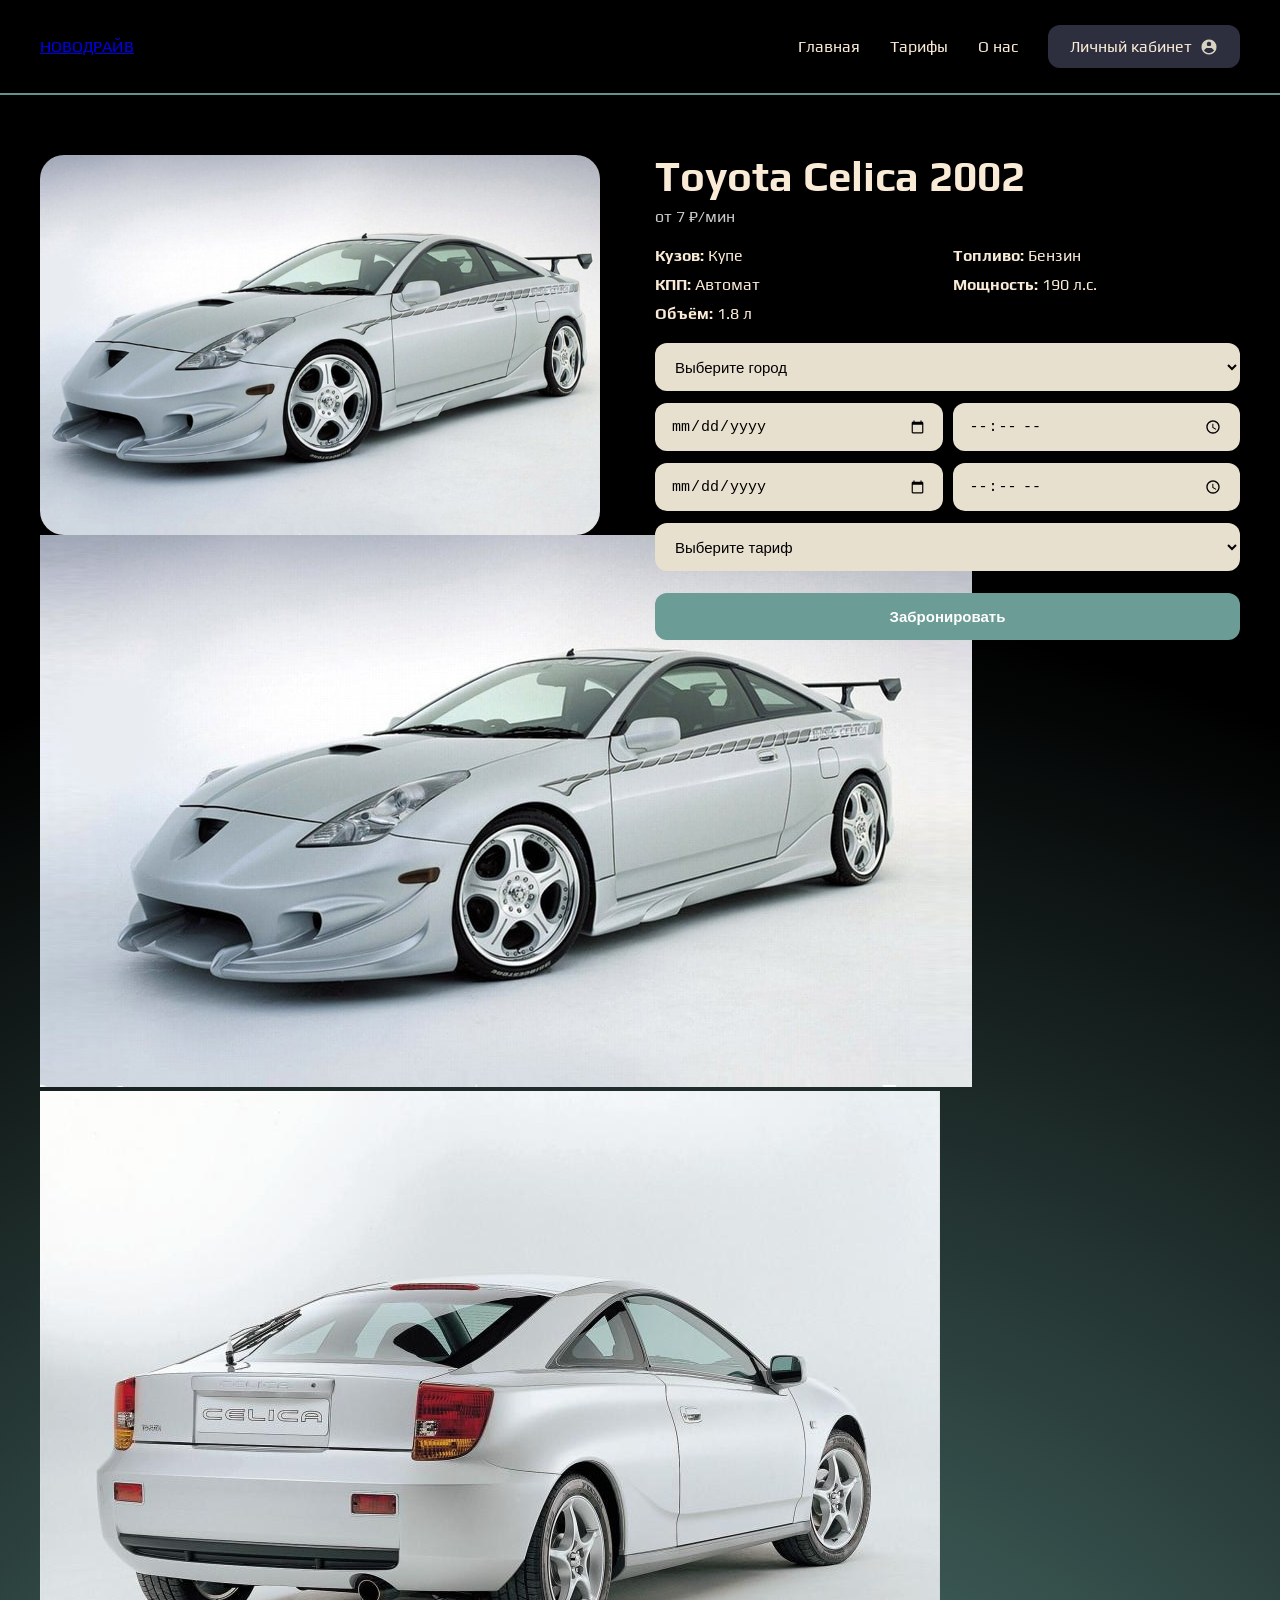
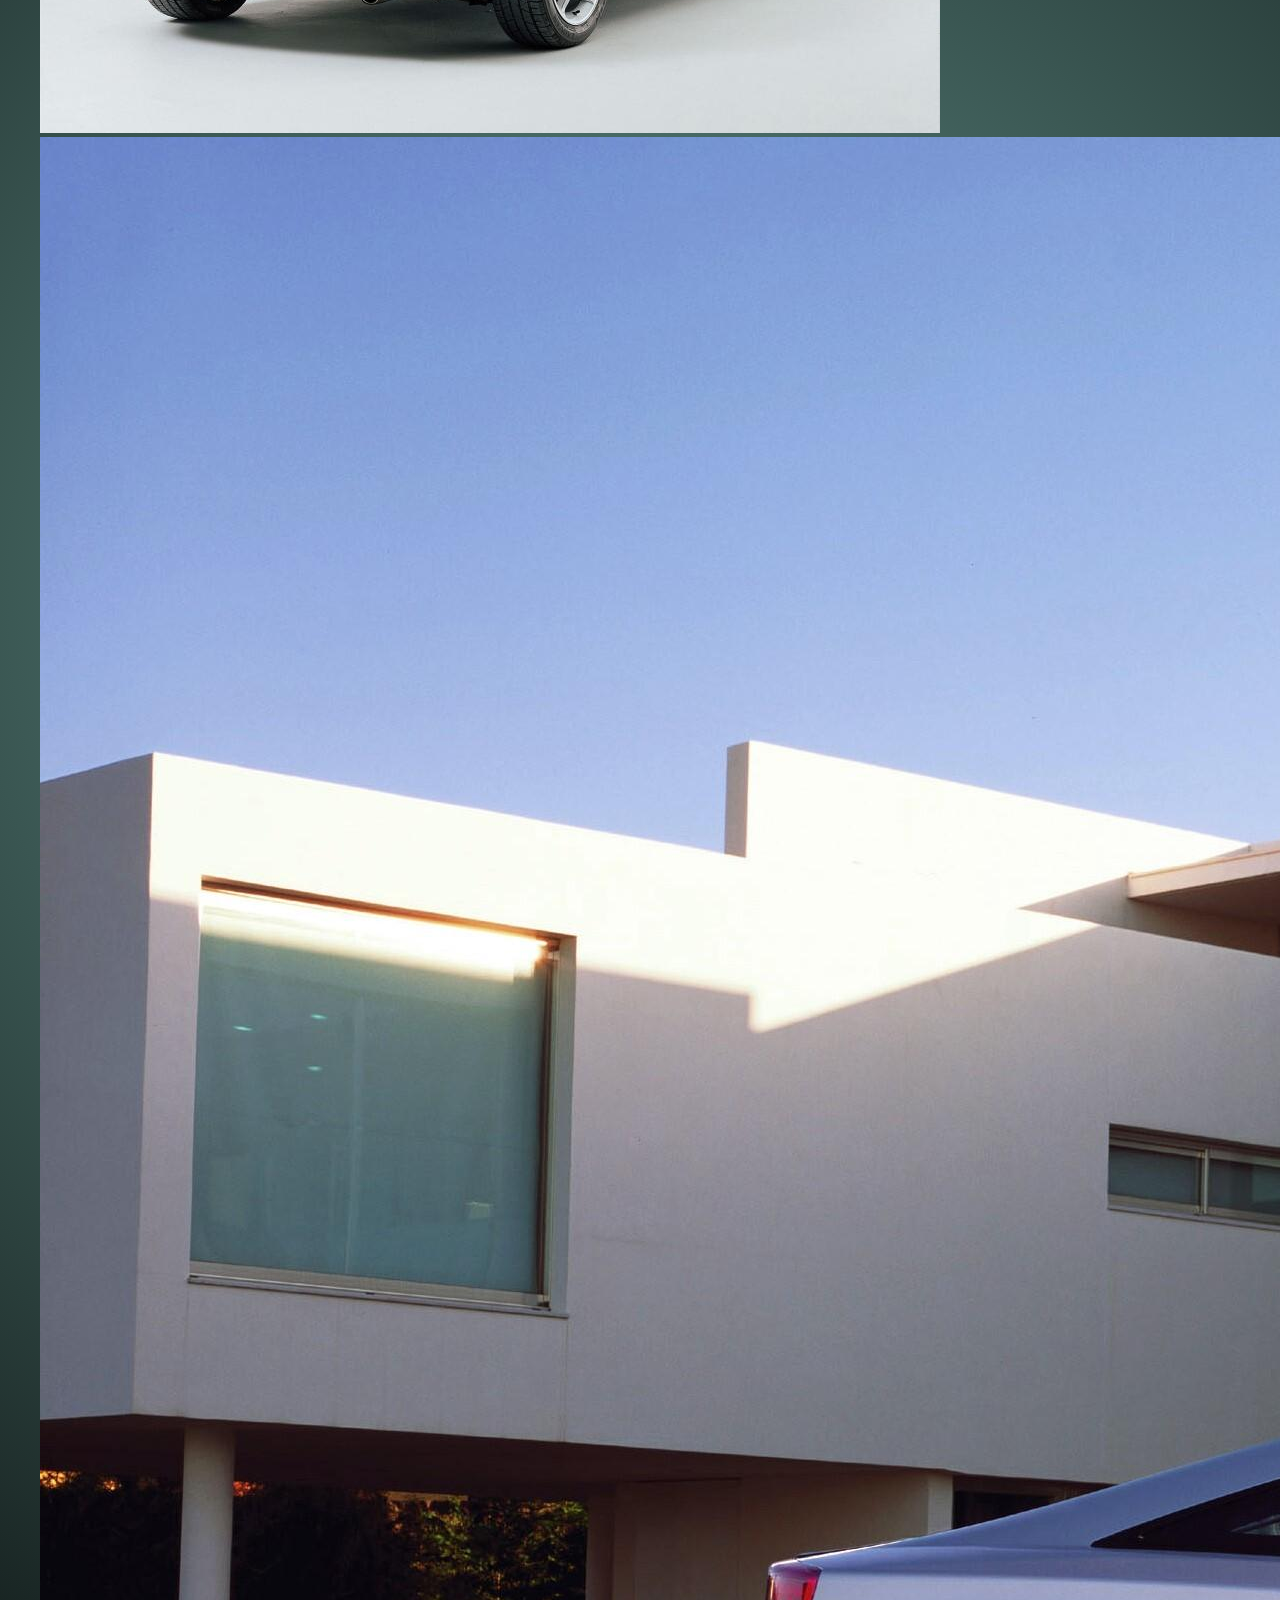
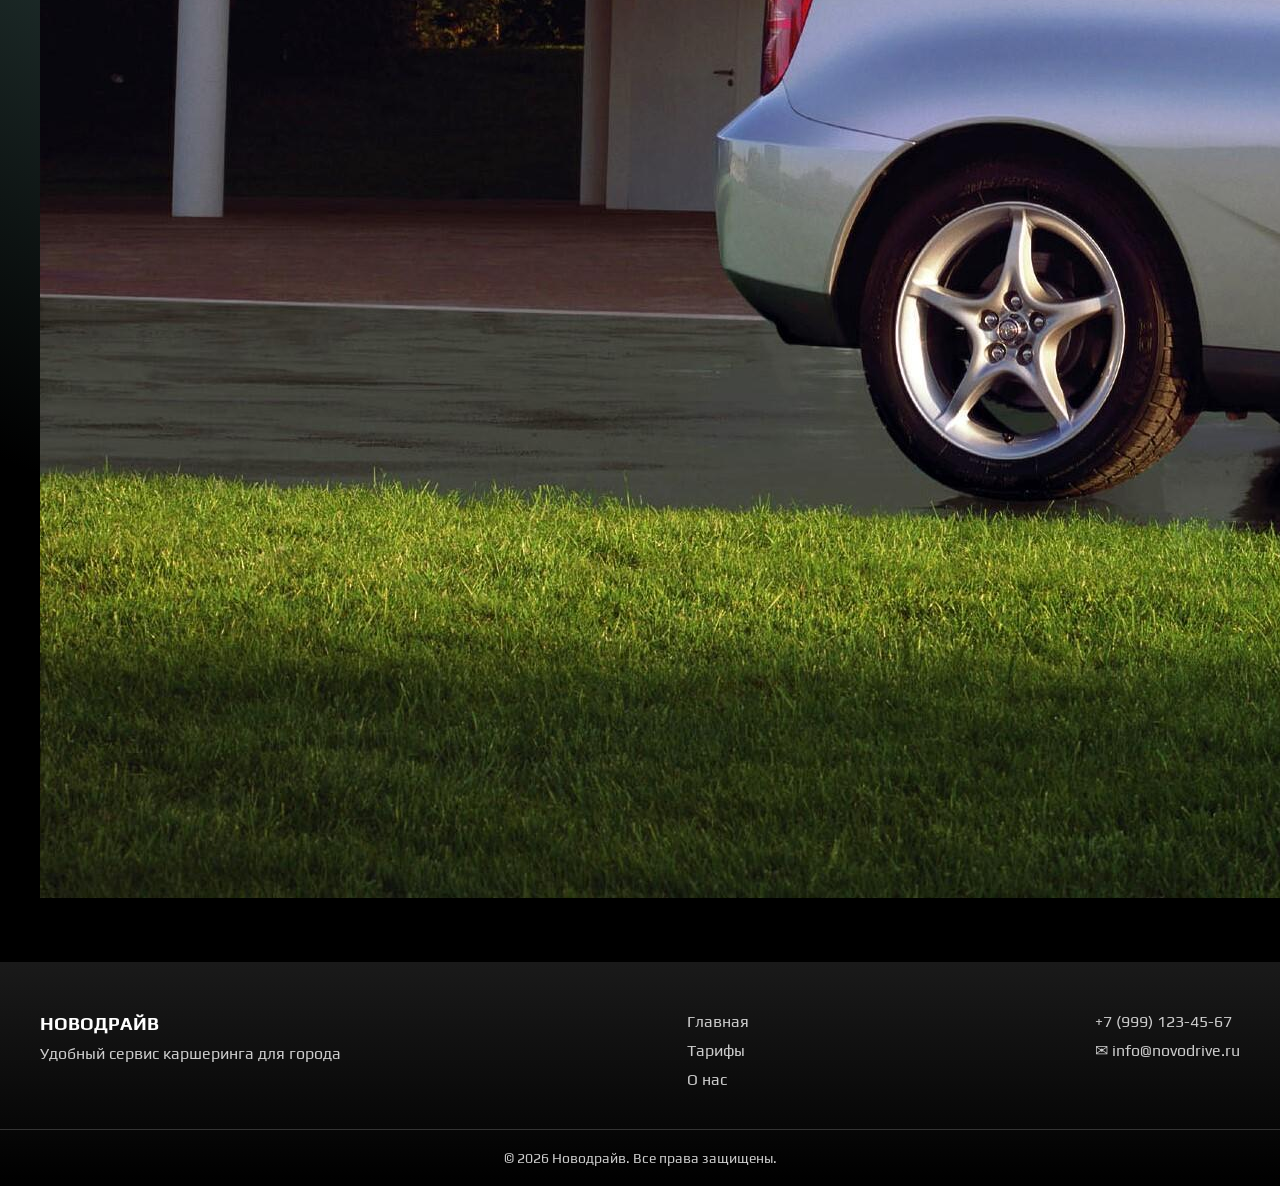
<file: booking.html>
<!DOCTYPE html>
<html lang="ru">
<head>
    <meta charset="UTF-8">
    <meta name="viewport" content="width=device-width, initial-scale=1.0">
    <title>Novodrive</title>
    <link rel="stylesheet" href="css/style.css">
</head>
<body>

<div class="wrapper">

    <header class="site-header">
        <div class="container">
            <div class="logo"><a href="index.html">НОВОДРАЙВ</a></div>
            <nav class="menu">
                <ul>
                    <li><a href="index.html">Главная</a></li>
                    <li><a href="tariffs.html">Тарифы</a></li>
                    <li class="active"><a href="info.html">О нас</a></li>
                    <li class="profile">
                        <a href="login.html">Личный кабинет
                            <img src="img/ix_user-profile-filled.png" alt="person">
                        </a>
                    </li>
                </ul>
            </nav>
        </div>
    </header>
    <div class="booking-page">

    <div class="booking-container">

        <div class="booking-gallery">
            <img src="img/celica.jpg" class="main-img" id="mainImage">

            <div class="thumbs">
                <img src="img/celica.jpg" onclick="changeImg(this)">
                <img src="img/2000 Toyota Celica 027.jpg" onclick="changeImg(this)">
                <img src="img/original.jpg" onclick="changeImg(this)">
            </div>
        </div>

        <div class="booking-info">

            <h2>Toyota Celica 2002</h2>
            <p class="price">от 7 ₽/мин</p>

            <div class="specs">
                <div><b>Кузов:</b> Купе</div>
                <div><b>Топливо:</b> Бензин</div>
                <div><b>КПП:</b> Автомат</div>
                <div><b>Мощность:</b> 190 л.с.</div>
                <div><b>Объём:</b> 1.8 л</div>
            </div>

            <div class="booking-form">

                <select>
                    <option>Выберите город</option>
                    <option>Новосибирск</option>
                    <option>Чулым</option>
                </select>

                <div class="date-time">
                    <input type="date">
                    <input type="time">
                </div>

                <div class="date-time">
                    <input type="date">
                    <input type="time">
                </div>

                <select>
                    <option>Выберите тариф</option>
                    <option>Фикс</option>
                    <option>Поминутный</option>
                    <option>Свой тариф</option>
                    <option>Подписка</option>
                </select>

                <button class="book-btn">Забронировать</button>

            </div>
        </div>
    </div>
</div>
     <footer class="footer">
        <div class="footer-container">

            <div class="footer-left">
                <h3>НОВОДРАЙВ</h3>
                <p>Удобный сервис каршеринга для города</p>
            </div>

            <div class="footer-center">
                <ul>
                    <li><a href="#">Главная</a></li>
                    <li><a href="#">Тарифы</a></li>
                    <li><a href="#">О нас</a></li>
                </ul>
            </div>

            <div class="footer-right">
                <p>+7 (999) 123-45-67</p>
                <p>✉ info@novodrive.ru</p>
            </div>

        </div>
        <div class="footer-bottom">
            <p>© 2026 Новодрайв. Все права защищены.</p>
        </div>
    </footer>
</div> 
<script>
function changeImg(el) {
    document.getElementById('mainImage').src = el.src;
}
</script>
</body>
</html>
</file>
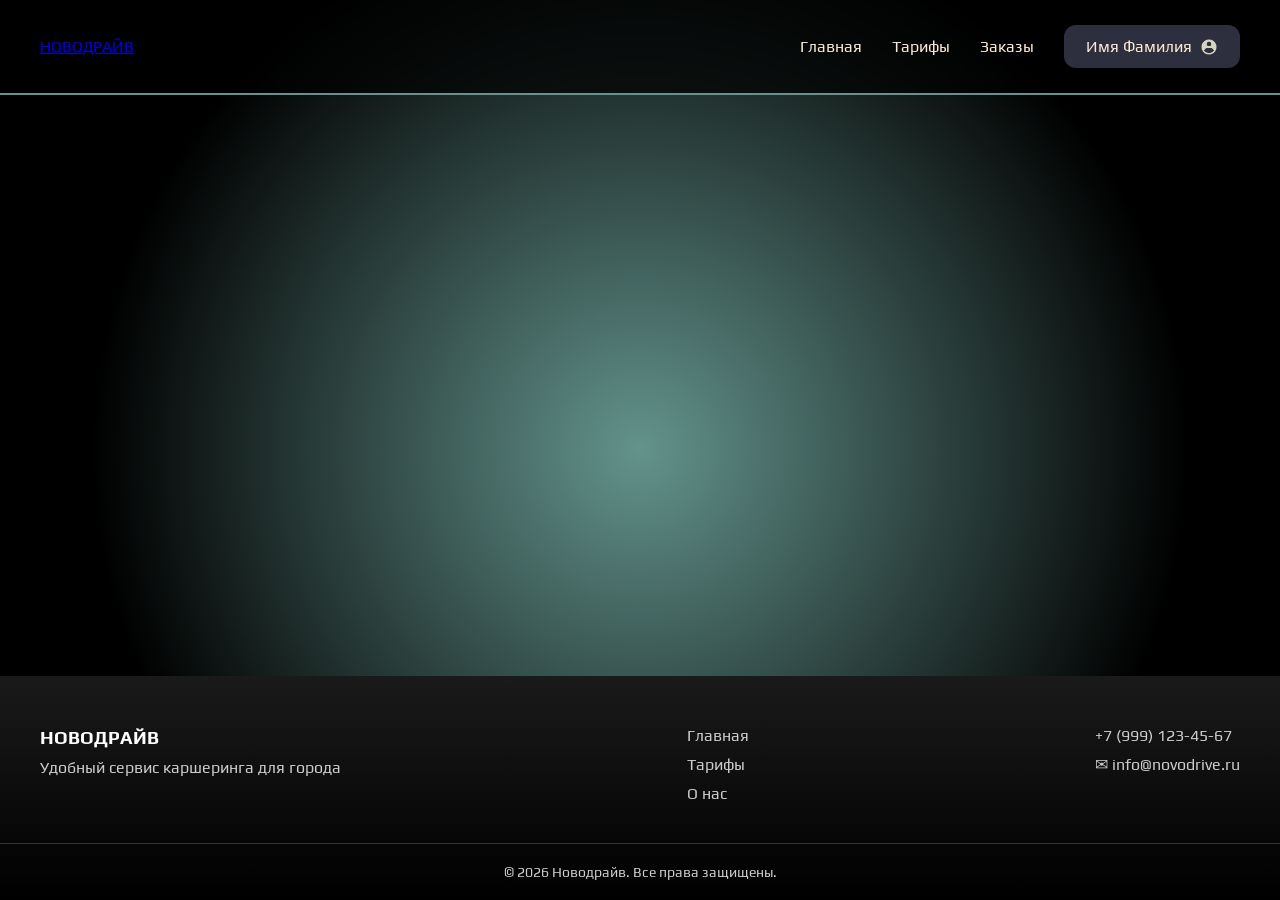
<file: cabinet.html>
<!DOCTYPE html>
<html lang="ru">
<head>
    <meta charset="UTF-8">
    <meta name="viewport" content="width=device-width, initial-scale=1.0">
    <title>Novodrive</title>
    <link rel="stylesheet" href="css/style.css">
</head>
<body>

<div class="wrapper">

    <header class="site-header">
        <div class="container">
            <div class="logo"><a href="index.html">НОВОДРАЙВ</a></div>
            <nav class="menu">
                <ul>
                    <li><a href="index.html">Главная</a></li>
                    <li><a href="tariffs.html">Тарифы</a></li>
                     <li><a href="#">Заказы</a></li>
                    <li class="profile">
                        <a href="profile.html">Имя Фамилия
                            <img src="img/ix_user-profile-filled.png" alt="person">
                        </a>
                    </li>
                </ul>
            </nav>
        </div>
    </header>
     <footer class="footer">
        <div class="footer-container">

            <div class="footer-left">
                <h3>НОВОДРАЙВ</h3>
                <p>Удобный сервис каршеринга для города</p>
            </div>

            <div class="footer-center">
                <ul>
                    <li><a href="#">Главная</a></li>
                    <li><a href="#">Тарифы</a></li>
                    <li><a href="#">О нас</a></li>
                </ul>
            </div>

            <div class="footer-right">
                <p>+7 (999) 123-45-67</p>
                <p>✉ info@novodrive.ru</p>
            </div>

        </div>

        <div class="footer-bottom">
            <p>© 2026 Новодрайв. Все права защищены.</p>
        </div>
    </footer>
</div> 
</body>
</html>
</file>
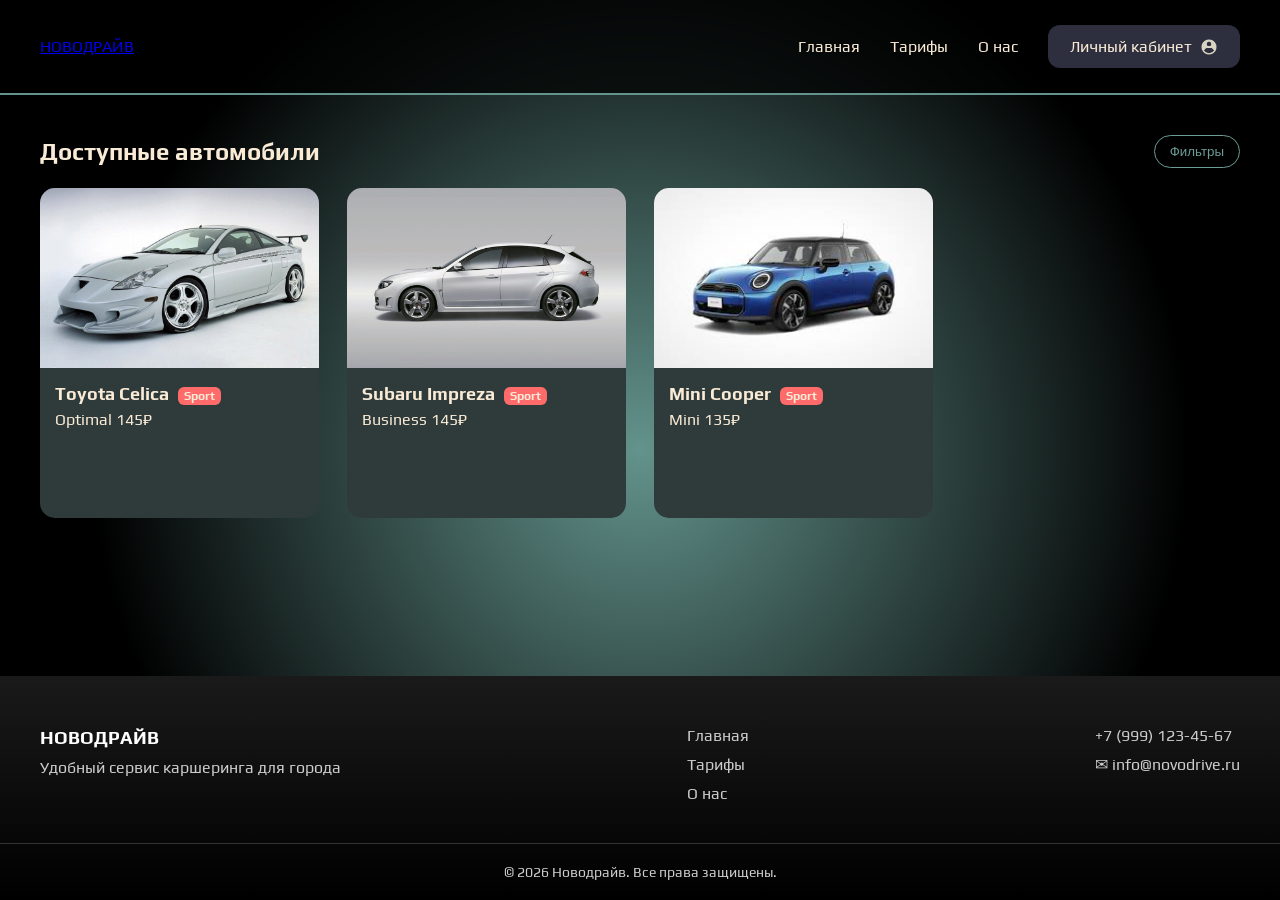
<file: cars.html>
<!DOCTYPE html>
<html lang="ru">
<head>
    <meta charset="UTF-8">
    <meta name="viewport" content="width=device-width, initial-scale=1.0">
    <title>Novodrive</title>
    <link rel="stylesheet" href="css/style.css">
</head>
<body>

<div class="wrapper">

    <header class="site-header">
        <div class="container">
            <div class="logo"><a href="index.html">НОВОДРАЙВ</a></div>
            <nav class="menu">
                <ul>
                    <li><a href="index.html">Главная</a></li>
                    <li><a href="tariffs.html">Тарифы</a></li>
                    <li class="active"><a href="info.html">О нас</a></li>
                    <li class="profile">
                        <a href="login.html">Личный кабинет
                            <img src="img/ix_user-profile-filled.png" alt="person">
                        </a>
                    </li>
                </ul>
            </nav>
        </div>
    </header>
    <div class="cars-page">

    <div class="cars-header">
        <h2>Доступные автомобили</h2>
        <button class="filter-btn">Фильтры</button>
    </div>

    <div class="cars-grid">

        <div class="car-card">
            <img src="img/celica.jpg">

            <div class="car-info">
                <h3>Toyota Celica <span class="tag">Sport</span></h3>
                <p>Optimal 145₽</p>
            </div>

            <div class="car-hover">
                <p>Мощность: 190 л.с.</p>
                <p>Объем: 1.8 л</p>
                <p>Размер: 4335×1735 мм</p>
                <p>Кузов: Купе</p>

                <a href="booking.html" class="book-btn">Забронировать</a>
            </div>
        </div>

        <div class="car-card">
            <img src="img/subaru-impreza-wrx-sti-a-line_1.jpg">

            <div class="car-info">
                <h3>Subaru Impreza <span class="tag">Sport</span></h3>
                <p>Business 145₽</p>
            </div>

            <div class="car-hover">
                <p>Мощность: 180 л.с.</p>
                <p>Объем: 2.0 л</p>
                <p>Размер: 4460×1775 мм</p>
                <p>Кузов: Седан</p>

                <a href="booking.html" class="book-btn">Забронировать</a>
            </div>
        </div>

        <div class="car-card">
            <img src="img/minicup.jpg">

            <div class="car-info">
                <h3>Mini Cooper <span class="tag">Sport</span></h3>
                <p>Mini 135₽</p>
            </div>

            <div class="car-hover">
                <p>Мощность: 136 л.с.</p>
                <p>Объем: 1.5 л</p>
                <p>Размер: 3821×1727 мм</p>
                <p>Кузов: Хэтчбек</p>

                <a href="booking.html" class="book-btn">Забронировать</a>
            </div>
        </div>

    </div>
</div>
     <footer class="footer">
        <div class="footer-container">

            <div class="footer-left">
                <h3>НОВОДРАЙВ</h3>
                <p>Удобный сервис каршеринга для города</p>
            </div>

            <div class="footer-center">
                <ul>
                    <li><a href="#">Главная</a></li>
                    <li><a href="#">Тарифы</a></li>
                    <li><a href="#">О нас</a></li>
                </ul>
            </div>

            <div class="footer-right">
                <p>+7 (999) 123-45-67</p>
                <p>✉ info@novodrive.ru</p>
            </div>

        </div>

        <div class="footer-bottom">
            <p>© 2026 Новодрайв. Все права защищены.</p>
        </div>
    </footer>
</div> 
</body>
</html>
</file>
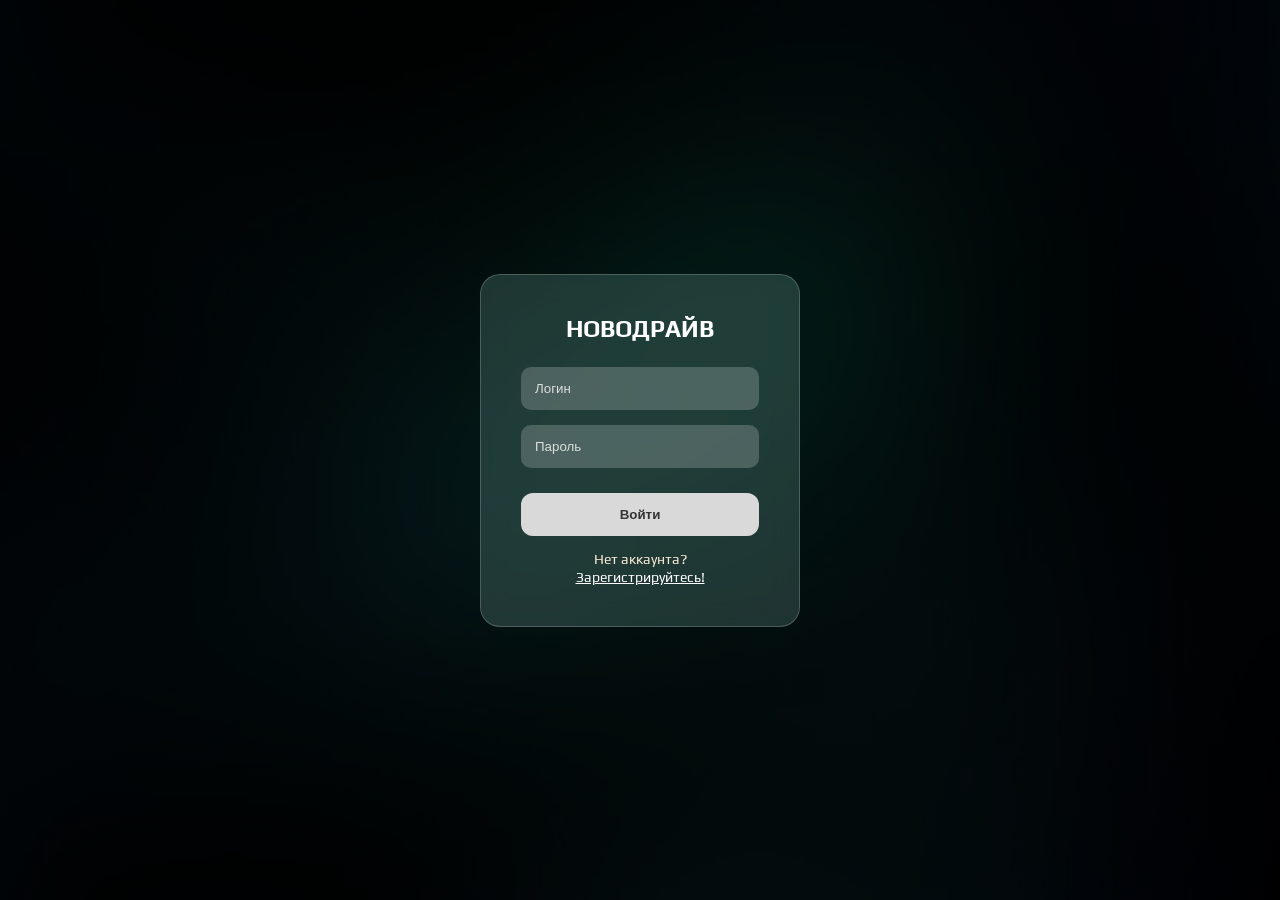
<file: login.html>
<!DOCTYPE html>
<html lang="en">

<head>
    <meta charset="UTF-8">
    <meta name="viewport" content="width=device-width, initial-scale=1.0">
    <title>Вход</title>
    <link rel="stylesheet" href="css/style.css">
</head>

<body>
    <div class="login-page">
        <video autoplay muted loop class="bg-video">
            <source src="img/video_2026-04-16_23-08-03.mp4" type="video/mp4">
        </video>
        <div class="login-card">
            <h2>НОВОДРАЙВ</h2>
            <form action="php/login.php" method="POST">
                <input type="text" name="login" placeholder="Логин" required>
                <input type="password" name="password" placeholder="Пароль" required>
                <button type="submit">Войти</button>
            </form>
            <p>Нет аккаунта?</p>
            <a href="registration.html">Зарегистрируйтесь!</a>
        </div>

    </div>

</body>

</html>
</file>
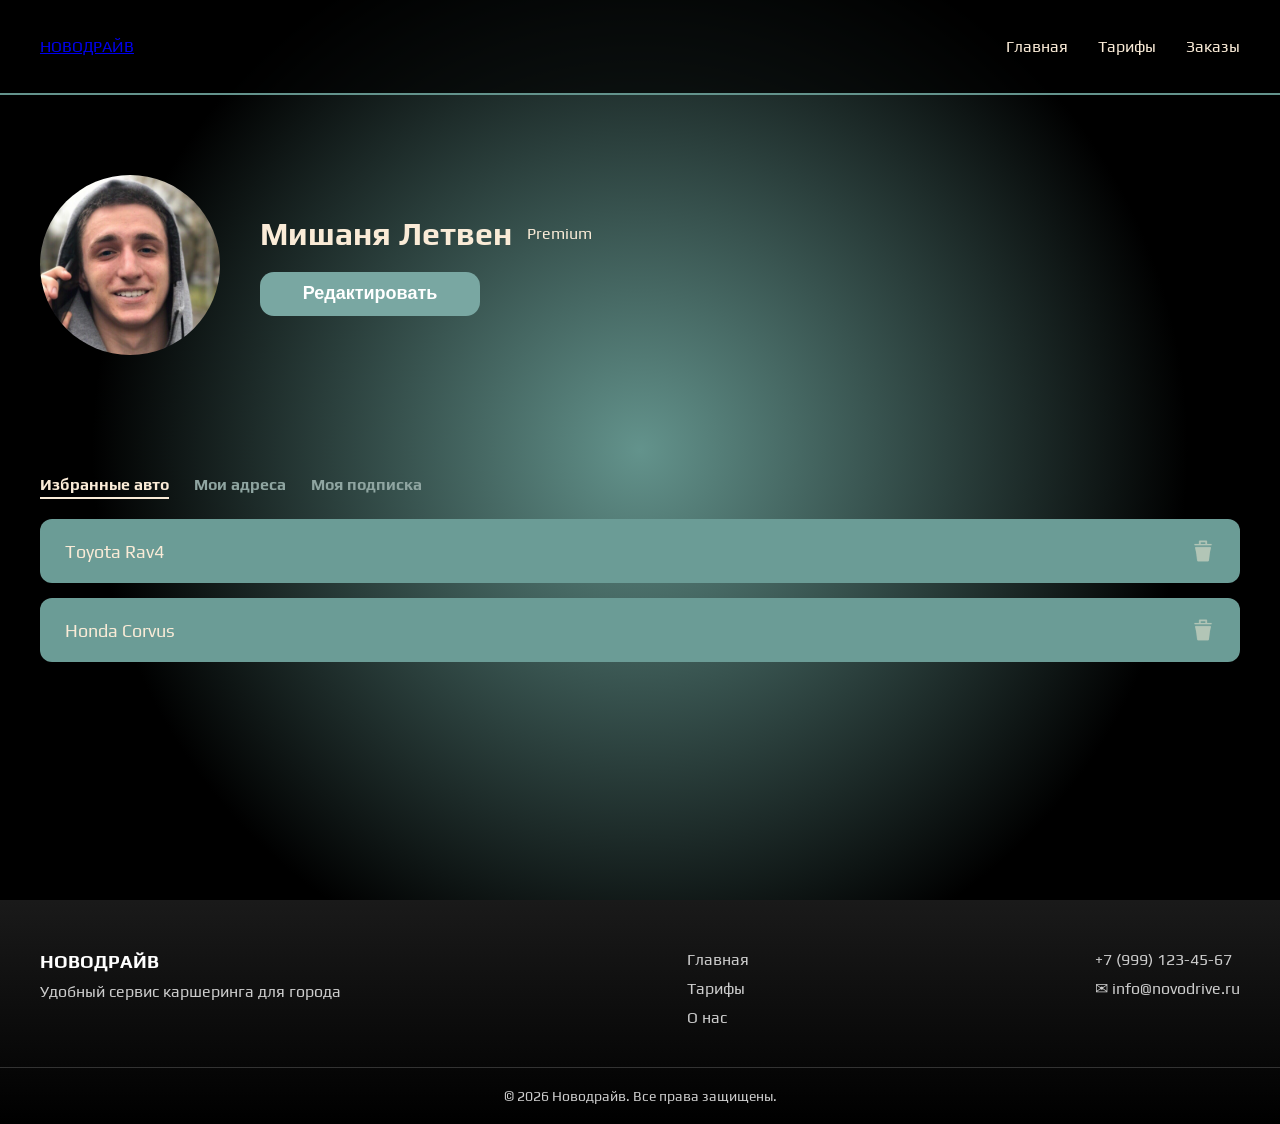
<file: profile.html>
<!DOCTYPE html>
<html lang="ru">
<head>
    <meta charset="UTF-8">
    <meta name="viewport" content="width=device-width, initial-scale=1.0">
    <title>Novodrive</title>
    <link rel="stylesheet" href="css/style.css">
</head>
<body>

<div class="wrapper">

    <header class="site-header">
        <div class="container">
            <div class="logo"><a href="index.html">НОВОДРАЙВ</a></div>
            <nav class="menu">
                <ul>
                    <li><a href="index.html">Главная</a></li>
                    <li><a href="tariffs.html">Тарифы</a></li>
                    <li><a href="#">Заказы</a></li>
                </ul>
            </nav>
        </div>
    </header>
    <div class="profile-page">
    <div class="profile-container">

        <img src="img/mishanya.jpg" alt="avatar" class="profile-avatar">

        <div class="profile-info">
            <div class="profile-top">
                <h2>Мишаня Летвен</h2>
                <span class="premium">Premium</span>
            </div>
            <button class="edit-btn">Редактировать</button>
        </div>
    </div>
</div>

<div class="favorites">

    <div class="fav-tabs">
        <span class="fav-tab active" data-tab="cars">Избранные авто</span>
        <span class="fav-tab" data-tab="addresses">Мои адреса</span>
        <span class="fav-tab" data-tab="subscriptions">Моя подписка</span>
    </div>


    <div class="fav-list" id="cars">
        <div class="fav-item">
            <span>Toyota Rav4</span>
            <img src="img/maki_waste-basket.png" class="trash">
        </div>
        <div class="fav-item">
            <span>Honda Corvus</span>
            <img src="img/maki_waste-basket.png" class="trash">
        </div>
    </div>


    <div class="fav-list" id="addresses" style="display:none;">
        <div class="fav-item">
            <span>Чулым, ул.Кооперативная, 9</span>
            <img src="img/maki_waste-basket.png" class="trash">
        </div>
    </div>


    <div class="fav-list" id="subscriptions" style="display:none;">
        <div class="fav-item">
            <span>Премиум тариф — активен</span>
        </div>
    </div>
</div>
</div>
     <footer class="footer">
        <div class="footer-container">
            <div class="footer-left">
                <h3>НОВОДРАЙВ</h3>
                <p>Удобный сервис каршеринга для города</p>
            </div>
            <div class="footer-center">
                <ul>
                    <li><a href="#">Главная</a></li>
                    <li><a href="#">Тарифы</a></li>
                    <li><a href="#">О нас</a></li>
                </ul>
            </div>

            <div class="footer-right">
                <p>+7 (999) 123-45-67</p>
                <p>✉ info@novodrive.ru</p>
            </div>
        </div>
        <div class="footer-bottom">
            <p>© 2026 Новодрайв. Все права защищены.</p>
        </div>
    </footer>
</div> 
<script>
const tabs = document.querySelectorAll('.fav-tab');
const lists = document.querySelectorAll('.fav-list');

tabs.forEach(tab => {
    tab.onclick = () => {
        tabs.forEach(t => t.classList.remove('active'));
        lists.forEach(l => l.style.display = 'none');

        tab.classList.add('active');

        const activeList = document.getElementById(tab.dataset.tab);
        activeList.style.display = 'flex'; // 👈 ВАЖНО
    }
});
</script>
</body>
</html>
</file>
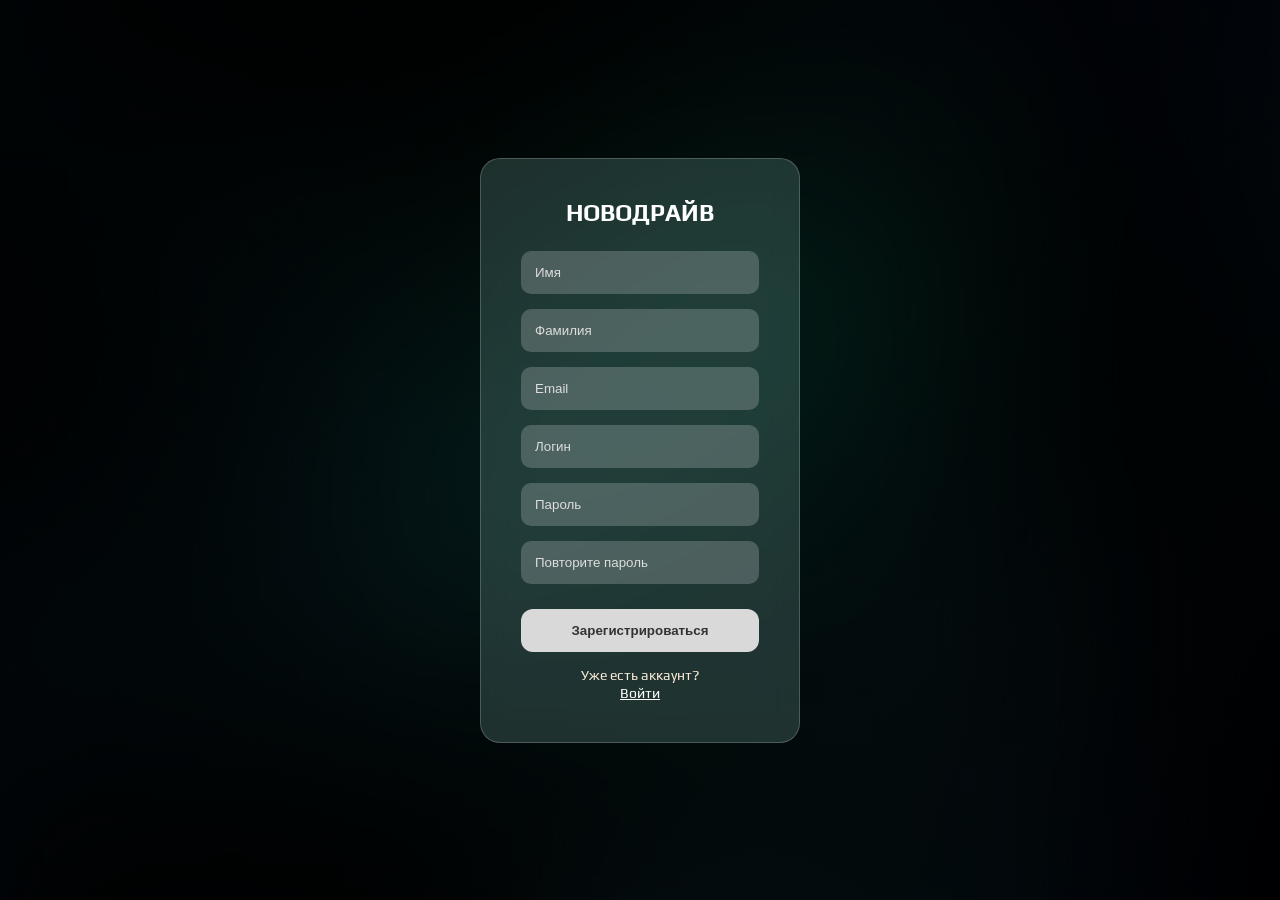
<file: registration.html>
<!DOCTYPE html>
<html lang="ru">
<head>
    <meta charset="UTF-8">
    <meta name="viewport" content="width=device-width, initial-scale=1.0">
    <title>Регистрация</title>
    <link rel="stylesheet" href="css/style.css">
</head>
<body>

<div class="login-page">
    <video autoplay muted loop class="bg-video">
        <source src="img/video_2026-04-16_23-08-03.mp4" type="video/mp4">
    </video>

    <div class="login-card">
        <h2>НОВОДРАЙВ</h2>

      <form action="php/register.php" method="POST">

    <input type="text" name="first_name" placeholder="Имя" required>
    <input type="text" name="last_name" placeholder="Фамилия" required>
    <input type="email" name="email" placeholder="Email" required>
    <input type="text" name="login" placeholder="Логин" required>
    <input type="password" name="password" placeholder="Пароль" required>
    <input type="password" name="password_repeat" placeholder="Повторите пароль" required>

    <button type="submit">Зарегистрироваться</button>

    </form>

        <p>Уже есть аккаунт?</p>
        <a href="login.html">Войти</a>
    </div>

</div>
</body>
</html>
</file>
<file: css/style.css>
@import url("https://fonts.googleapis.com/css2?family=Play:wght@400;700&display=swap");

* {
    margin: 0;
    padding: 0;
    box-sizing: border-box;
}

body {
    font-family: "Play", sans-serif;
    color: antiquewhite;
    overflow-x: hidden;
}

.wrapper {
    min-height: 100vh;
    background: radial-gradient(circle, rgba(99, 147, 140, 1) 0%, rgba(0, 0, 0, 1) 70%);
    display: flex;
    flex-direction: column;
}

.container {
    width: 1200px;
    margin: 0 auto;
}

.site-header {
    background: rgba(0, 0, 0, 0.7);
    padding: 20px 0;
    border-bottom: 2px solid rgba(99, 147, 140, 1);
    height: 95px;
    display: flex;
    align-items: center;
}

.site-header .container {
    display: flex;
    justify-content: space-between;
    align-items: center;
}

.logo {
    display: flex;
    align-items: center;
}

.logo img {
    width: 170px;
    height: auto;
    object-fit: contain;
    display: block;
    transform: translateY(-16px);
    transition: 0.3s;
}

.logo img:hover {
    transform: scale(1.03);
    opacity: 0.9;
}

.menu ul {
    display: flex;
    align-items: center;
    list-style: none;
    gap: 30px;
}

.menu a {
    color: antiquewhite;
    transition: 0.3s;
    text-decoration: none;
}

header nav ul li:not(.active) a:hover {
    border-bottom: 5px solid rgba(99, 147, 140, 1);
    transition: all 500ms ease;
}

.hero-container {
    text-align: center;
    padding: 80px 20px;
}

.hero-info h1 {
    font-size: 42px;
    margin-bottom: 50px;
}

.hero-card {
    display: flex;
    justify-content: space-between;
    align-items: center;
    margin: 0 auto;
    width: 90%;
    max-width: 1100px;
    background: #6b9c96;
    border-radius: 30px;
    padding: 50px;
    position: relative;
    overflow: hidden;
}

.hero-left {
    max-width: 500px;
}

.hero-left h2 {
    font-size: 36px;
    line-height: 1.3;
    margin-bottom: 20px;
}

.hero-left h3 {
    font-size: 20px;
    margin-bottom: 30px;
    color: #e0e0e0;
}

.hero-left p {
    margin-top: 20px;
    font-size: 14px;
    color: #ddd;
}

.btn {
    display: inline-block;
    background: #2e2f3e;
    color: white;
    padding: 18px 40px;
    font-size: 16px;
    border: none;
    border-radius: 15px;
    cursor: pointer;
    transition: background 0.3s ease;
    text-decoration: none;
    text-align: center;
}

.btn:hover {
    background: #1f202a;
}

.hero-right {
    position: relative;
    width: 500px;
    height: 350px;
}

.circle {
    position: absolute;
    width: 650px;
    height: 650px;
    background: #aabdb8;
    border-radius: 50%;
    right: -200px;
    top: -150px;
    z-index: 1;
}

.hero-right img {
    position: absolute;
    width: 250%;
    bottom: -50px;
    left: -300px;
    z-index: 2;
}

.profile a {
    display: inline-flex;
    align-items: center;
    gap: 8px;
    padding: 10px 20px;
    border-radius: 12px;
    background: #2e2f3e;
    color: antiquewhite;
    border: 2px solid transparent;
    transition: background 0.3s ease, color 0.3s ease;
}

.profile img {
    width: 18px;
    height: 18px;
    opacity: 0.9;
}

.profile a:hover {
    background: rgba(99, 147, 140, 1);
    box-shadow: 0 0 10px rgba(99, 147, 140, 0.5);
}

.dropdown {
    position: relative;
}

.dropdown-menu {
    position: absolute;
    top: 45px;
    right: 0;
    width: 160px;
    background: #2e2f3e;
    border-radius: 12px;
    padding: 10px 0;
    display: none;
    z-index: 100;
}

.dropdown-menu a {
    display: block;
    padding: 10px 15px;
    color: antiquewhite;
    text-decoration: none;
}

.dropdown-menu a:hover {
    background: rgba(99, 147, 140, 1);
}

.dropdown:hover .dropdown-menu {
    display: block;
}

.admin-news-page {
    padding: 80px 0;
}

.admin-news-card {
    width: 900px;
    max-width: 95%;
    margin: 0 auto;
    background: rgba(52, 70, 70, 0.92);
    border-radius: 34px;
    padding: 45px;
    border: 1px solid rgba(255, 255, 255, 0.1);
}

.admin-news-card h1 {
    color: #f4e9d8;
    font-size: 42px;
    margin-bottom: 35px;
}

.admin-news-form {
    display: flex;
    flex-direction: column;
    gap: 22px;
}

.admin-news-form input,
.admin-news-form textarea {
    width: 100%;
    border: none;
    border-radius: 18px;
    background: #dcd5c6;
    padding: 18px;
    font-size: 16px;
    box-sizing: border-box;
}

.admin-news-form textarea {
    min-height: 260px;
    resize: vertical;
}

.news-upload {
    display: flex;
    flex-direction: column;
    gap: 10px;
    color: white;
}

.admin-news-form button {
    height: 62px;
    border: none;
    border-radius: 18px;
    background: #79a7a2;
    color: white;
    font-size: 18px;
    font-weight: 700;
    cursor: pointer;
    transition: 0.3s;
}

.admin-news-form button:hover {
    background: #658f8a;
}

.news-section {
    padding: 5px 0;
}

.news-title {
    font-size: 52px;
    margin-bottom: 40px;
    color: #f4e9d8;
}

.news-slider {
    display: flex;
    gap: 28px;
    padding-top: 10px;
    overflow-x: auto;
    scroll-snap-type: x mandatory;
    padding-bottom: 10px;
}

.news-slider::-webkit-scrollbar {
    height: 8px;
}

.news-slider::-webkit-scrollbar-thumb {
    background: #79a7a2;
    border-radius: 20px;
}

.news-card {
    min-width: 420px;
    max-width: 420px;
    background: rgba(42, 55, 56, 0.95);
    border-radius: 26px;
    overflow: hidden;
    scroll-snap-align: start;
    flex-shrink: 0;
    transition: 0.3s;
    position: relative;
    height: 520px;
    cursor: pointer;
}

.news-card:hover {
    transform: scale(1.02);
}

.news-image img {
    width: 100%;
    height: 230px;
    object-fit: cover;
    display: block;
}

.news-content {
    padding: 24px;
}

.news-content h3 {
    font-size: 26px;
    color: #f4e9d8;
    margin-bottom: 14px;
    line-height: 1.2;
}

.news-content p {
    font-size: 16px;
    line-height: 1.5;
    color: rgba(255, 255, 255, 0.85);
}

.news-card:not(:has(.news-image)) .news-content {
    min-height: 360px;
    display: flex;
    flex-direction: column;
    justify-content: center;
}

.news-card:has(.news-image):not(:has(.news-content h3, .news-content p)) .news-image img {
    height: 520px;
}

.news-admin-actions {
    position: absolute;
    top: 14px;
    left: 14px;
    right: 14px;
    display: flex;
    justify-content: space-between;
}

.news-edit-btn,
.news-delete-btn {
    width: 38px;
    height: 38px;
    border-radius: 10px;
    border: none;
    color: white;
    font-size: 20px;
    text-decoration: none;
    display: flex;
    align-items: center;
    justify-content: center;
    cursor: pointer;
}

.news-edit-btn {
    background: #6b9c96;
}

.news-delete-btn {
    background: #9b3b3b;
}

.news-modal {
    position: fixed;
    inset: 0;
    background: rgba(0, 0, 0, 0.7);
    display: none;
    justify-content: center;
    align-items: center;
    z-index: 9999;
}

.news-modal.active {
    display: flex;
}

.news-modal-box {
    width: 760px;
    max-width: 92%;
    max-height: 85vh;
    overflow-y: auto;
    background: #2f3b3a;
    border-radius: 24px;
    padding: 35px;
    position: relative;
}

.news-modal-box img {
    width: 100%;
    max-height: 360px;
    object-fit: cover;
    border-radius: 18px;
    margin-bottom: 25px;
}

.news-modal-box h2 {
    font-size: 34px;
    margin-bottom: 18px;
}

.news-modal-box p {
    font-size: 18px;
    line-height: 1.7;
}

.close-news {
    position: absolute;
    top: 18px;
    right: 22px;
    background: none;
    border: none;
    color: antiquewhite;
    font-size: 32px;
    cursor: pointer;
}

.edit-news-page {
    min-height: 100vh;
    padding: 80px 0;
    display: flex;
    justify-content: center;
    align-items: center;
}

.edit-news-card {
    width: 850px;
    max-width: 92%;
    background: rgba(47, 59, 58, 0.95);
    padding: 45px;
    border-radius: 28px;
    border: 1px solid rgba(255, 255, 255, 0.15);
    box-shadow: 0 15px 40px rgba(0, 0, 0, 0.35);
}

.edit-news-card h1 {
    font-size: 42px;
    color: #f4e9d8;
    margin-bottom: 30px;
}

.edit-news-form {
    display: flex;
    flex-direction: column;
    gap: 18px;
}

.edit-news-form input,
.edit-news-form textarea {
    width: 100%;
    border: none;
    outline: none;
    border-radius: 16px;
    background: #e8e0cf;
    padding: 16px 18px;
    font-size: 16px;
    box-sizing: border-box;
}

.edit-news-form textarea {
    min-height: 260px;
    resize: vertical;
}

.edit-news-file {
    color: #f4e9d8;
    font-size: 16px;
    display: flex;
    flex-direction: column;
    gap: 10px;
}

.edit-news-file input {
    background: rgba(255, 255, 255, 0.12);
    color: white;
}

.edit-news-form button {
    height: 56px;
    border: none;
    border-radius: 16px;
    background: #79a7a2;
    color: white;
    font-size: 18px;
    font-weight: 700;
    cursor: pointer;
    transition: 0.3s;
}

.edit-news-form button:hover {
    background: #67948f;
}

.back-news-btn {
    display: flex;
    justify-content: center;
    align-items: center;
    height: 50px;
    border-radius: 15px;
    background: #2d2f3e;
    color: white;
    text-decoration: none;
    font-weight: 700;
}

.back-news-btn:hover {
    background: #20212c;
}

.features {
    width: 100%;
    min-height: 60vh;
    background-image: url("../img/Desktop - 1.jpg");
    background-size: cover;
    background-position: center;
    position: relative;
    padding: 100px 0;
}

.features::before {
    content: "";
    position: absolute;
    inset: 0;
    background: rgba(0, 0, 0, 0.4);
    z-index: 1;
}

.features-content {
    max-width: 1200px;
    margin: 0 auto;
    text-align: center;
    position: relative;
    z-index: 2;
    padding: 0 20px;
}

.features-title {
    font-size: 42px;
    margin-bottom: 70px;
    font-weight: 700;
}

.steps {
    display: flex;
    justify-content: center;
    gap: 40px;
    flex-wrap: wrap;
}

.step-card {
    width: 320px;
    min-height: 260px;
    padding: 30px;
    background: rgba(120, 170, 165, 0.35);
    backdrop-filter: blur(10px);
    border-radius: 20px;
    border: 1px solid rgba(255, 255, 255, 0.2);
    display: flex;
    flex-direction: column;
    align-items: flex-start;
    justify-content: flex-start;
    transition: 0.3s;
}

.step-icon {
    width: 60px;
    margin-bottom: 15px;
}

.step-card p {
    font-size: 17px;
    line-height: 1.5;
}

.step-card:hover {
    transform: translateY(-6px);
    background: rgba(120, 170, 165, 0.5);
}

.footer {
    background: linear-gradient(to top, #000, #1a1a1a);
    color: #ccc;
    padding-top: 50px;
    margin-top: auto;
    position: relative;
    z-index: 2;
}

.footer-container {
    width: 1200px;
    margin: 0 auto;
    display: flex;
    justify-content: space-between;
    gap: 40px;
}

.footer-left h3 {
    color: white;
    margin-bottom: 10px;
}

.footer-center ul {
    list-style: none;
}

.footer-center li {
    margin-bottom: 10px;
}

.footer-center a {
    color: #ccc;
    text-decoration: none;
    transition: 0.3s;
}

.footer-center a:hover {
    color: rgba(99, 147, 140, 1);
}

.footer-right p {
    margin-bottom: 10px;
}

.footer-bottom {
    text-align: center;
    padding: 20px 0;
    margin-top: 30px;
    border-top: 1px solid #333;
    font-size: 14px;
}

.tariff-hero {
    text-align: center;
    padding: 60px 20px 30px;
    background: transparent;
}

.tariff-hero h1 {
    font-size: 40px;
    margin-bottom: 15px;
    color: antiquewhite;
}

.tariff-hero p {
    font-size: 20px;
    color: #d1cfcf;
    max-width: 600px;
    margin: 0 auto;
    line-height: 1.5;
}

.tariff-slider {
    width: 90%;
    margin: 80px auto;
    margin-top: 30px;
}

.tariff-tabs {
    display: flex;
    justify-content: center;
    gap: 15px;
    margin-bottom: 40px;
}

.tab {
    padding: 10px 20px;
    border-radius: 20px;
    border: none;
    background: rgba(255, 255, 255, 0.8);
    cursor: pointer;
    transition: 0.3s;
}

.tab.active {
    background: black;
    color: white;
}

.slides {
    position: relative;
}

.slide {
    display: none;
    height: 520px;
    border-radius: 40px;
    background-size: cover;
    background-position: center;
    position: relative;
    overflow: hidden;
    padding: 60px;
    flex-direction: column;
    justify-content: space-between;
}

.slide.active {
    display: flex;
}

.slide::before {
    content: "";
    position: absolute;
    inset: 0;
    background: rgba(0, 0, 0, 0.5);
    border-radius: 40px;
}

.slide-content {
    max-width: 600px;
    position: relative;
    z-index: 2;
}

.slide h2 {
    font-size: 34px;
}

.cars {
    display: flex;
    justify-content: space-between;
    width: 100%;
    font-size: 25px;
    position: relative;
    z-index: 2;
}

.choose-btn {
    display: inline-block;
    margin-top: 20px;
    padding: 12px 22px;
    background: rgba(255, 255, 255, 0.1);
    border: 1px solid rgba(255, 255, 255, 0.3);
    border-radius: 30px;
    color: #fff;
    text-decoration: none;
    font-size: 14px;
    transition: 0.3s;
    backdrop-filter: blur(8px);
}

.choose-btn:hover {
    background: #6b9c96;
    border-color: #6b9c96;
    transform: translateX(5px);
}

.slide1 {
    background: url("../img/slide1.jpg") center/cover no-repeat;
}

.slide2 {
    background: url("../img/slide2.jpg") center/cover no-repeat;
}

.slide3 {
    background: url("../img/slide3.jpg") center/cover no-repeat;
}

.slide4 {
    background: url("../img/slide4.jpg") center/cover no-repeat;
}

.about-map {
    margin-top: 60px;
    margin-bottom: 80px;
}

.map-title {
    font-size: 28px;
    margin-bottom: 20px;
}

.map-wrapper {
    width: 100%;
    max-width: 1000px;
    height: 350px;
    margin: 0 auto;
    border-radius: 20px;
    overflow: hidden;
    border: 1px solid rgba(255, 255, 255, 0.1);
}

.map-wrapper iframe {
    width: 100%;
    height: 100%;
    border: none;
}

.about-page {
    width: 1200px;
    margin: 60px auto;
}

.about-title {
    font-size: 36px;
    margin-bottom: 20px;
}

.about-text {
    color: #cfcfcf;
    margin-bottom: 40px;
    line-height: 1.6;
}

.about-grid {
    display: grid;
    grid-template-columns: repeat(2, 1fr);
    gap: 25px;
    margin-bottom: 40px;
}

.about-card {
    background: rgba(46, 63, 60, 0.7);
    padding: 25px;
    border-radius: 16px;
    border: 1px solid rgba(255, 255, 255, 0.1);
}

.about-card h3 {
    margin-bottom: 10px;
}

.about-card p {
    color: #dcdcdc;
    line-height: 1.5;
}

.about-advantages h2 {
    margin-bottom: 15px;
}

.about-advantages ul {
    list-style: none;
    padding: 0;
}

.about-advantages li {
    margin-bottom: 10px;
    color: #dcdcdc;
}

.login-page {
    position: relative;
    width: 100%;
    height: 100vh;
    overflow: hidden;
    display: flex;
    justify-content: center;
    align-items: center;
    min-height: 100vh;
    background: linear-gradient(rgba(0, 0, 0, 0.55), rgba(0, 0, 0, 0.55)),
        url("../img/fon2.jpg") center/cover no-repeat;
    padding: 20px;
    box-sizing: border-box;
}

.bg-video {
    position: absolute;
    top: 50%;
    left: 50%;
    width: 100%;
    height: 100%;
    object-fit: cover;
    transform: translate(-50%, -50%);
    z-index: 1;
}

.login-page::before {
    content: "";
    position: absolute;
    inset: 0;
    background: rgba(0, 0, 0, 0.5);
    z-index: 2;
}

.login-card {
    position: relative;
    z-index: 3;
    width: 320px;
    padding: 40px;
    border-radius: 20px;
    background: rgba(120, 170, 165, 0.25);
    backdrop-filter: blur(15px);
    -webkit-backdrop-filter: blur(15px);
    border: 1px solid rgba(255, 255, 255, 0.2);
    text-align: center;
}

.login-card h2 {
    margin-bottom: 25px;
    color: white;
}

.login-card input {
    width: 100%;
    padding: 14px;
    margin-bottom: 15px;
    border: none;
    border-radius: 10px;
    background: rgba(255, 255, 255, 0.2);
    color: white;
    outline: none;
}

.login-card input::placeholder {
    color: #ddd;
}

.login-card button {
    width: 100%;
    padding: 14px;
    margin-top: 10px;
    border: none;
    border-radius: 12px;
    background: #d9d9d9;
    color: #333;
    font-weight: bold;
    cursor: pointer;
    transition: 0.3s;
}

.login-card button:hover {
    background: rgba(99, 147, 140, 1);
    color: white;
}

.login-card p {
    margin-top: 15px;
    font-size: 14px;
}

.login-card a {
    color: white;
    font-size: 14px;
    text-decoration: underline;
}

.profile-page {
    padding: 80px 0;
}

.profile-container {
    width: 1200px;
    margin: 0 auto;
    display: flex;
    align-items: center;
    gap: 40px;
}

.profile-avatar {
    width: 180px;
    height: 180px;
    border-radius: 50%;
    object-fit: cover;
}

.profile-info {
    display: flex;
    flex-direction: column;
    gap: 20px;
}

.profile-top {
    display: flex;
    align-items: center;
    gap: 15px;
}

.profile-top h2 {
    font-size: 32px;
}

.edit-btn {
    display: flex;
    align-items: center;
    justify-content: center;
    width: 220px;
    height: 44px;
    border: none;
    border-radius: 14px;
    background: #79a7a2;
    color: #fff;
    font-size: 18px;
    font-weight: 600;
    text-align: center;
    cursor: pointer;
    text-decoration: none;
    transition: 0.3s;
}

.edit-btn:hover {
    background: #688f8b;
}

.profile-line {
    width: 100%;
    border: none;
    height: 1px;
    background: rgba(255, 255, 255, 0.2);
    margin: 22px 0;
}

.delete-profile-btn {
    background: #9b3b3b;
    color: white !important;
    width: 100%;
}

.delete-profile-btn:hover {
    background: #c44a4a !important;
}

.error-notification {
    position: fixed;
    top: 20px;
    left: 50%;
    transform: translateX(-50%);
    background: #c94d4d;
    color: white;
    padding: 14px 24px;
    border-radius: 14px;
    font-size: 16px;
    font-weight: 600;
    z-index: 9999;
    box-shadow: 0 8px 25px rgba(0, 0, 0, 0.3);
    animation: showError 0.3s ease;
}

.toast-message {
    position: fixed;
    top: 25px;
    right: 25px;
    z-index: 9999;
    min-width: 180px;
    padding: 14px 22px;
    background: rgba(99, 147, 140, 0.95);
    color: white;
    border-radius: 12px;
    font-size: 15px;
    font-weight: 600;
    box-shadow: 0 8px 25px rgba(0, 0, 0, 0.35);
    animation: toastFade 3s ease forwards;
}

.favorites {
    width: 1200px;
    margin: 40px auto;
    margin-bottom: 70px;
}

.favorites h3 {
    margin-bottom: 20px;
    font-size: 20px;
}

.fav-list {
    display: flex;
    flex-direction: column;
    gap: 15px;
}

.fav-item {
    display: flex;
    justify-content: space-between;
    align-items: center;
    padding: 20px 25px;
    background: #6b9c96;
    border-radius: 12px;
    transition: 0.3s;
    width: 100%;
}

.fav-item span {
    font-size: 18px;
}

.trash {
    width: 24px;
    height: 24px;
    opacity: 0.8;
    cursor: pointer;
    transition: 0.3s;
}

.trash:hover {
    opacity: 1;
    transform: scale(1.1);
}

.fav-item:hover {
    background: #5a8781;
}

.fav-tabs {
    display: flex;
    gap: 25px;
    margin-bottom: 25px;
}

.fav-tab {
    cursor: pointer;
    color: #8fa5a1;
    font-weight: 600;
    position: relative;
}

.fav-tab.active {
    color: antiquewhite;
}

.fav-tab.active::after {
    content: "";
    position: absolute;
    left: 0;
    bottom: -5px;
    width: 100%;
    height: 2px;
    background: antiquewhite;
}

.cars-page {
    width: 1200px;
    margin: 40px auto;
}

.cars-header {
    display: flex;
    justify-content: space-between;
    align-items: center;
    margin-bottom: 20px;
}

.filter-btn {
    background: transparent;
    border: 1px solid #6b9c96;
    color: #6b9c96;
    padding: 8px 15px;
    border-radius: 20px;
    cursor: pointer;
}

.cars-grid {
    display: grid;
    grid-template-columns: repeat(4, 1fr);
    gap: 28px;
    align-items: stretch;
}

.car-card {
    width: 100%;
    min-height: 330px;
    border-radius: 15px;
    overflow: hidden;
    background: #2f3b3a;
    position: relative;
    height: 330px;
}

.car-card img {
    width: 100%;
    height: 180px;
    object-fit: cover;
    display: block;
}

.car-info {
    padding: 15px;
}

.car-info h3 {
    font-size: 18px;
    line-height: 1.2;
    margin-bottom: 5px;
}

.tag {
    background: #ff6b6b;
    padding: 2px 6px;
    border-radius: 6px;
    font-size: 12px;
    margin-left: 5px;
}

.car-hover {
    position: absolute;
    inset: 0;
    background: rgba(0, 0, 0, 0.82);
    display: flex;
    flex-direction: column;
    justify-content: center;
    align-items: center;
    gap: 5px;
    padding: 55px 18px 18px;
    opacity: 0;
    transition: 0.3s;
}

.car-card:hover .car-hover {
    opacity: 1;
}

.car-hover p {
    margin: 0;
    font-size: 15px;
    text-align: center;
}

.car-buttons {
    width: 100%;
    display: flex;
    flex-direction: column;
    gap: 10px;
    margin-top: 14px;
}

.book-btn,
.favorite-btn {
    width: 100%;
    padding: 12px;
    border: none;
    border-radius: 12px;
    text-align: center;
    text-decoration: none;
    font-size: 15px;
    font-weight: 600;
    cursor: pointer;
    transition: 0.3s;
}

.book-btn {
    background: #6b9c96;
    color: white;
    margin-top: 10px;
    padding: 15px;
    border-radius: 12px;
    text-decoration: none;
    transition: 0.3s;
    border: none;
    font-weight: bold;
    cursor: pointer;
}

.favorite-btn {
    background: #2e2f3e;
    color: white;
}

.book-btn:hover {
    background: #5a8781;
}

.favorite-btn:hover {
    background: #20212c;
}

.favorite-form {
    width: 100%;
}

.preview-images {
    display: flex;
    gap: 12px;
    margin-top: 18px;
}

.preview-images img {
    width: 95px;
    height: 75px;
    object-fit: cover;
    border-radius: 10px;
    cursor: pointer;
    transition: 0.3s;
}

.preview-images img:hover {
    transform: scale(1.05);
}

.price {
    margin: 10px 0 20px;
    color: #ccc;
}

.specs {
    display: grid;
    grid-template-columns: 1fr 1fr;
    gap: 10px;
    margin-bottom: 20px;
}

.booking-btn {
    width: 100%;
    height: 52px;
    border: none;
    border-radius: 14px;
    background: #79a7a2;
    color: white;
    font-size: 17px;
    font-weight: 700;
    cursor: pointer;
    transition: 0.3s;
    margin-top: 6px;
}

.booking-btn:hover {
    background: #67948f;
    transform: translateY(-2px);
}

.date-time {
    display: flex;
    gap: 10px;
}

.success-page {
    min-height: 100vh;
    display: flex;
    justify-content: center;
    align-items: center;
    background: linear-gradient(rgba(0, 0, 0, 0.55), rgba(0, 0, 0, 0.55)),
        url("../img/fon2.jpg") center/cover no-repeat;
    padding: 20px;
    box-sizing: border-box;
    width: 100%;
}

.logout-btn {
    margin-left: 20px;
    color: #fff;
    text-decoration: none;
    padding: 8px 15px;
    border-radius: 10px;
    background: #2e2f3e;
}

.logout-btn:hover {
    background: #1f202a;
}

.filter-modal {
    position: fixed;
    inset: 0;
    background: rgba(0, 0, 0, 0.65);
    display: none;
    justify-content: center;
    align-items: center;
    z-index: 9999;
}

.filter-modal.active {
    display: flex;
}

.filter-box {
    width: 430px;
    background: #2f3b3a;
    border-radius: 22px;
    padding: 32px 30px;
    position: relative;
}

.filter-box h2 {
    margin-bottom: 22px;
    font-size: 28px;
}

.close-filter {
    position: absolute;
    right: 24px;
    top: 20px;
    background: none;
    border: none;
    color: antiquewhite;
    font-size: 28px;
    cursor: pointer;
}

.filter-form {
    display: flex;
    flex-direction: column;
    gap: 14px;
}

.filter-form input,
.filter-form select {
    width: 100%;
    height: 46px;
    padding: 0 16px;
    border-radius: 12px;
    border: none;
    outline: none;
    background: #e8e0cf;
    color: #222;
    font-family: "Play", sans-serif;
    font-size: 15px;
}

.price-filter {
    display: grid;
    grid-template-columns: 1fr 1fr;
    gap: 12px;
}

.apply-filter {
    width: 100%;
    height: 48px;
    border: none;
    border-radius: 13px;
    background: #6b9c96;
    color: white;
    font-weight: 700;
    font-family: "Play", sans-serif;
    cursor: pointer;
    margin-top: 4px;
}

.reset-filter {
    display: block;
    text-align: center;
    color: antiquewhite;
    margin-top: 6px;
    font-weight: 600;
}

.admin-page {
    width: 1200px;
    margin: 70px auto;
}

.admin-card {
    background: rgba(46, 63, 60, 0.75);
    padding: 45px;
    border-radius: 25px;
    border: 1px solid rgba(255, 255, 255, 0.15);
}

.admin-card h1 {
    font-size: 34px;
    margin-bottom: 10px;
}

.admin-subtitle {
    color: #cfcfcf;
    margin-bottom: 35px;
}

.admin-form {
    display: flex;
    flex-direction: column;
    gap: 25px;
}

.admin-form-grid {
    display: grid;
    grid-template-columns: repeat(3, 1fr);
    gap: 18px;
}

.admin-form input {
    padding: 16px 18px;
    border: none;
    border-radius: 12px;
    background: rgba(255, 255, 255, 0.15);
    color: white;
    outline: none;
}

.admin-form input::placeholder {
    color: #d8d8d8;
}

.file-label {
    display: flex;
    flex-direction: column;
    gap: 10px;
    color: antiquewhite;
    font-weight: 600;
}

.file-label input {
    cursor: pointer;
}

.admin-btn {
    width: 260px;
    padding: 16px;
    border: none;
    border-radius: 14px;
    background: #6b9c96;
    color: white;
    font-weight: 700;
    cursor: pointer;
    transition: 0.3s;
}

.admin-btn:hover {
    background: #5a8781;
}

.orders-page {
    width: 1200px;
    margin: 70px auto;
}

.orders-page h1 {
    margin-bottom: 30px;
}

.orders-list {
    display: flex;
    flex-direction: column;
    gap: 20px;
}

.order-card {
    display: flex;
    justify-content: space-between;
    align-items: center;
    background: rgba(99, 147, 140, 0.75);
    padding: 22px 25px;
    border-radius: 16px;
}

.order-left {
    display: flex;
    align-items: center;
    gap: 20px;
}

.order-left img {
    width: 130px;
    height: 85px;
    object-fit: cover;
    border-radius: 10px;
}

.order-left h3 {
    margin-bottom: 8px;
}

.order-left p {
    margin-bottom: 4px;
}

.order-right {
    display: flex;
    align-items: center;
    gap: 12px;
}

.order-status {
    padding: 8px 14px;
    border-radius: 20px;
    font-weight: 700;
    background: #2e2f3e;
}

.cancel-btn,
.complete-btn {
    border: none;
    padding: 10px 16px;
    border-radius: 12px;
    cursor: pointer;
    color: white;
}

.cancel-btn {
    background: #8b3a3a;
}

.complete-btn {
    background: #2e2f3e;
}

.cancel-btn:hover {
    background: #a74646;
}

.complete-btn:hover {
    background: #1f202a;
}

.success-card {
    width: 500px;
    background: rgba(99, 147, 140, 0.75);
    border-radius: 24px;
    padding: 50px 40px;
    text-align: center;
    box-shadow: 0 10px 35px rgba(0, 0, 0, 0.3);
}

.success-icon {
    width: 90px;
    height: 90px;
    margin: 0 auto 25px auto;
    border-radius: 50%;
    background: #2d2f3a;
    display: flex;
    justify-content: center;
    align-items: center;
    font-size: 42px;
    font-weight: bold;
    color: #7fffa2;
}

.success-card h1 {
    margin-bottom: 15px;
    font-size: 32px;
}

.success-card p {
    font-size: 18px;
    margin-bottom: 30px;
}

.success-card p a {
    color: antiquewhite;
    font-weight: bold;
    text-decoration: underline;
}

.success-btn {
    display: inline-block;
    padding: 14px 28px;
    background: #2d2f3a;
    color: white;
    border-radius: 14px;
    text-decoration: none;
    transition: 0.3s;
}

.success-btn:hover {
    background: #20212c;
}

.trash-btn {
    background: none;
    border: none;
    cursor: pointer;
}

.booking-container {
    width: 1200px;
    margin: 60px auto;
    display: grid;
    grid-template-columns: 560px 1fr;
    gap: 55px;
    align-items: start;
}

.booking-gallery {
    width: 100%;
}

.main-img {
    width: 100%;
    height: 380px;
    object-fit: cover;
    object-position: center;
    border-radius: 24px;
    display: block;
    box-shadow: 0 10px 30px rgba(0, 0, 0, 0.35);
}

.booking-info {
    padding-top: 0;
}

.booking-info h2 {
    font-size: 42px;
    line-height: 1;
    margin-bottom: 6px;
}

.booking-price {
    font-size: 22px;
    margin-bottom: 18px;
    color: #f4e9d8;
}

.booking-form {
    display: flex;
    flex-direction: column;
    gap: 12px;
}

.booking-form label {
    font-size: 15px;
    font-weight: 600;
    margin-bottom: -4px;
    color: #f4e9d8;
}

.booking-form input,
.booking-form select {
    width: 100%;
    height: 48px;
    border: none;
    border-radius: 12px;
    padding: 0 16px;
    background: #e8e0cf;
    font-size: 15px;
    box-sizing: border-box;
}

.admin-car-actions {
    display: flex;
    gap: 10px;
    padding: 0 15px 15px;
}

.edit-car-btn,
.delete-car-btn {
    padding: 9px 12px;
    border-radius: 10px;
    border: none;
    font-size: 13px;
    text-decoration: none;
    cursor: pointer;
}

.edit-car-btn {
    background: #6b9c96;
    color: white;
}

.delete-car-btn {
    background: #8b3a3a;
    color: white;
}

.car-admin-panel {
    position: absolute;
    top: 12px;
    left: 12px;
    right: 12px;
    display: flex;
    justify-content: space-between;
    align-items: center;
}

.admin-icon-btn {
    width: 38px;
    height: 38px;
    border: none;
    border-radius: 10px;
    display: flex;
    justify-content: center;
    align-items: center;
    font-size: 19px;
    font-weight: 700;
    cursor: pointer;
    text-decoration: none;
}

.edit-icon {
    background: #6b9c96;
    color: white;
}

.delete-icon {
    background: #9b3b3b;
    color: white;
}

.address-form {
    display: flex;
    flex-direction: column;
    gap: 14px;
    margin-bottom: 24px;
}

.address-form input {
    width: 100%;
    height: 46px;
    padding: 0 18px;
    border: none;
    border-radius: 12px;
    background: #e8e0cf;
    color: #222;
    box-sizing: border-box;
}

#profileMap {
    width: 100%;
    height: 300px;
    border-radius: 16px;
    overflow: hidden;
}

.address-form button {
    height: 48px;
    border: none;
    border-radius: 12px;
    background: #6b9c96;
    color: white;
    font-weight: 700;
    cursor: pointer;
}

html,
body {
    min-height: 100%;
    margin: 0;
    background: #000;
}

.page-content {
    flex: 1;
}

.edit-profile-card {
    width: 430px;
    max-width: 95%;
    background: rgba(38, 58, 57, 0.94);
    padding: 35px 30px;
    border-radius: 30px;
    margin: 40px auto;
    position: relative;
    backdrop-filter: blur(10px);
    border: 1px solid rgba(255,255,255,0.12);
    box-shadow: 0 15px 50px rgba(0,0,0,0.45);
}

.edit-profile-card h2 {
    margin-bottom: 24px;
    text-align: center;
}

.edit-tabs {
    display: flex;
    gap: 8px;
    margin-bottom: 22px;
}

.edit-tab {
    flex: 1;
    height: 38px;
    border: none;
    border-radius: 10px;
    background: #2d2f3e;
    color: white;
    cursor: pointer;
}

.edit-tab.active {
    background: #79a7a2;
}

.edit-tab-content {
    display: none;
}

.edit-tab-content.active {
    display: block;
}

.edit-profile-form {
    display: flex;
    flex-direction: column;
    gap: 14px;
}

.edit-profile-form input {
    height: 44px;
    border: none;
    border-radius: 12px;
    padding: 0 15px;
    background: rgba(255,255,255,0.2);
    color: white;
}

.edit-profile-form button,
.delete-profile-btn {
    height: 46px;
    border: none;
    border-radius: 12px;
    background: #79a7a2;
    color: white;
    font-weight: 700;
    cursor: pointer;
}

.avatar-edit {
    display: flex;
    flex-direction: column;
    align-items: center;
    gap: 12px;
}

.avatar-edit img {
    width: 120px;
    height: 120px;
    border-radius: 50%;
    object-fit: cover;
}

.avatar-edit label {
    width: 100%;
    padding: 12px;
    background: #79a7a2;
    border-radius: 12px;
    text-align: center;
    color: white;
    cursor: pointer;
}

.avatar-edit input {
    display: none;
}

.edit-profile-overlay {
    min-height: 100vh;
    display: flex;
    justify-content: center;
    align-items: center;
    padding: 40px 20px;
    background: linear-gradient(rgba(0,0,0,0.55), rgba(0,0,0,0.55)),
        url("../img/fon2.jpg") center/cover no-repeat;
    position: relative;
}

.close-edit-profile {
    position: absolute;
    top: 18px;
    right: 18px;
    width: 38px;
    height: 38px;
    border-radius: 50%;
    background: #2d2f3e;
    color: white;
    display: flex;
    justify-content: center;
    align-items: center;
    text-decoration: none;
    font-size: 18px;
    font-weight: bold;
    transition: 0.3s;
}

.close-edit-profile:hover {
    background: #79a7a2;
    transform: rotate(90deg);
}

.profile-success {
    position: fixed;
    top: 25px;
    left: 50%;
    transform: translateX(-50%);
    background: #79a7a2;
    color: white;
    padding: 14px 28px;
    border-radius: 14px;
    z-index: 9999;
    font-weight: 700;
    box-shadow: 0 10px 30px rgba(0,0,0,0.3);
    animation: fadeSuccess 3s forwards;
}

.avatar-selected {
    margin-top: 6px;
    font-size: 14px;
    color: rgba(255,255,255,0.6);
    text-align: center;
    transition: 0.3s;
}

.avatar-selected.active {
    color: #8ed8c6;
    font-weight: 600;
}

.edit-profile-form button {
    width: 100%;
    height: 50px;
    border: none;
    border-radius: 14px;
    background: #8fb8b3;
    color: white;
    font-size: 18px;
    font-weight: 700;
    cursor: pointer;
    transition: 0.3s;
}

.edit-profile-form button:hover {
    background: #7ba6a0;
}

@keyframes showError {
    from {
        opacity: 0;
        transform: translateX(-50%) translateY(-15px);
    }

    to {
        opacity: 1;
        transform: translateX(-50%) translateY(0);
    }
}

@keyframes toastFade {
    0% {
        opacity: 0;
        transform: translateY(-15px);
    }

    15% {
        opacity: 1;
        transform: translateY(0);
    }

    80% {
        opacity: 1;
        transform: translateY(0);
    }

    100% {
        opacity: 0;
        transform: translateY(-15px);
        pointer-events: none;
    }
}

@keyframes fadeSuccess {
    0% {
        opacity: 0;
        transform: translateX(-50%) translateY(-20px);
    }

    10% {
        opacity: 1;
        transform: translateX(-50%) translateY(0);
    }

    85% {
        opacity: 1;
    }

    100% {
        opacity: 0;
    }
}

@media (max-width: 768px) {
    .admin-news-card {
        padding: 24px;
    }

    .admin-news-card h1 {
        font-size: 30px;
    }

    .admin-news-form textarea {
        min-height: 180px;
    }

    .news-title {
        font-size: 34px;
    }

    .news-card {
        min-width: 88%;
        max-width: 88%;
    }

    .news-image img {
        height: 220px;
    }

    .news-content h3 {
        font-size: 24px;
    }

    .news-content p {
        font-size: 15px;
    }

    .admin-page {
        width: 100%;
        padding: 20px 12px;
        box-sizing: border-box;
    }

    .admin-card {
        width: 100%;
        max-width: 100%;
        padding: 22px 14px;
        border-radius: 20px;
        box-sizing: border-box;
    }

    .admin-card h1 {
        font-size: 24px;
        line-height: 1.2;
        margin-bottom: 20px;
    }

    .admin-form-grid {
        display: flex !important;
        flex-direction: column !important;
        gap: 12px;
    }

    .admin-form-grid input,
    .admin-form-grid select,
    .admin-form input,
    .admin-form select {
        width: 100% !important;
        min-width: 100% !important;
        height: 44px;
        font-size: 14px;
        padding: 0 14px;
        box-sizing: border-box;
    }

    .admin-form {
        width: 100%;
    }

    .admin-btn {
        width: 100%;
        height: 46px;
        font-size: 14px;
    }

    .file-label {
        width: 100%;
        font-size: 13px;
        box-sizing: border-box;
    }

    .site-header .container {
        flex-direction: column;
        gap: 12px;
        width: 92%;
    }

    .menu ul {
        flex-wrap: wrap;
        justify-content: center;
        gap: 10px;
    }

    .logo img {
        height: 55px;
        width: auto;
    }

}

@media (max-width: 600px) {
    .edit-news-page {
        padding: 35px 0;
    }

    .edit-news-card {
        padding: 25px 18px;
    }

    .edit-news-card h1 {
        font-size: 28px;
    }

    .edit-news-form textarea {
        min-height: 180px;
    }

    body {
        overflow-x: hidden;
    }

    .container,
    .footer-container,
    .cars-page,
    .favorites,
    .orders-page,
    .about-page,
    .admin-page,
    .booking-container {
        width: 90%;
    }

    .logo img {
        width: 130px;
        transform: none;
    }

    .menu ul {
        gap: 12px;
        font-size: 13px;
        flex-wrap: wrap;
        justify-content: center;
    }

    .profile-btn {
        font-size: 12px;
        padding: 8px 10px;
    }

    .hero-info h1 {
        font-size: 26px;
        line-height: 1.2;
    }

    .hero-card {
        padding: 25px 18px;
        border-radius: 22px;
    }

    .hero-left h2 {
        font-size: 23px;
    }

    .hero-left h3 {
        font-size: 16px;
    }

    .hero-left p {
        font-size: 13px;
    }

    .hero-right {
        height: 210px;
    }

    .hero-right img {
        max-width: 330px;
    }

    .circle {
        width: 330px;
        height: 330px;
        top: -45px;
    }

    .features {
        min-height: auto;
        padding: 45px 0;
    }

    .features-content {
        width: 90%;
    }

    .features-title {
        font-size: 26px;
        margin-bottom: 30px;
    }

    .steps {
        flex-direction: column;
        gap: 20px;
    }

    .step-card {
        width: 100%;
        height: auto;
        padding: 25px;
    }

    .step-card p {
        font-size: 16px;
    }

    .profile-container {
        flex-direction: column;
        text-align: center;
        gap: 20px;
    }

    .profile-avatar {
        width: 135px;
        height: 135px;
    }

    .profile-top {
        justify-content: center;
        flex-wrap: wrap;
    }

    .profile-top h2 {
        font-size: 24px;
    }

    .edit-btn {
        width: 220px;
        margin: 0 auto;
        text-align: center;
    }

    .fav-tabs {
        flex-wrap: wrap;
        gap: 14px;
    }

    .fav-item {
        min-height: auto;
        padding: 18px;
    }

    #profileMap {
        height: 230px;
    }

    .orders-page h1 {
        font-size: 26px;
    }

    .order-card {
        flex-direction: column;
        gap: 15px;
        padding: 18px;
        border-radius: 16px;
    }

    .order-left {
        flex-direction: column;
        align-items: flex-start;
        gap: 12px;
    }

    .order-left img {
        width: 100%;
        height: 170px;
        object-fit: cover;
    }

    .order-right {
        width: 100%;
        flex-wrap: wrap;
        gap: 10px;
        flex-direction: column;
    }

    .cancel-btn,
    .complete-btn {
        width: 100%;
        height: 44px;
        font-size: 14px;
    }

    .cars-header {
        flex-direction: column;
        align-items: flex-start;
        gap: 15px;
    }

    .cars-grid {
        grid-template-columns: 1fr;
    }

    .car-card {
        height: 330px;
    }

    .car-card img {
        height: 180px;
    }

    .booking-info h2 {
        font-size: 32px;
    }

    .booking-price {
        font-size: 20px;
    }

    .main-img {
        height: 250px;
    }

    .booking-form {
        gap: 10px;
    }

    .booking-form input,
    .booking-form select {
        height: 46px;
        font-size: 14px;
    }

    .booking-btn {
        height: 50px;
        font-size: 16px;
    }

    .tariff-hero h1 {
        font-size: 28px;
        line-height: 1.2;
    }

    .tariff-hero p {
        font-size: 15px;
    }

    .tariff-tabs {
        flex-wrap: wrap;
        gap: 10px;
    }

    .slide {
        height: auto;
        min-height: 420px;
        padding: 30px 20px;
    }

    .slide h2 {
        font-size: 24px;
    }

    .cars {
        flex-wrap: wrap;
        gap: 18px;
    }

    .footer {
        padding-top: 35px;
    }

    .footer-bottom {
        font-size: 12px;
    }

    .about-title {
        font-size: 26px;
    }

    .about-card h3 {
        font-size: 18px;
    }

    .about-card p {
        font-size: 15px;
    }

    .about-advantages h2 {
        font-size: 22px;
    }

    .map-wrapper {
        height: 240px;
    }

    .profile-info {
        display: flex;
        flex-direction: column;
        align-items: center;
    }

    .site-header .container {
        width: 92%;
        flex-direction: column;
        gap: 14px;
    }

    .admin-page {
        margin: 25px auto;
        width: 90%;
    }

    .admin-card {
        padding: 22px 16px;
        border-radius: 20px;
    }

    .admin-card h1 {
        font-size: 24px;
    }

    .admin-subtitle {
        font-size: 14px;
        line-height: 1.4;
    }

    .admin-form {
        gap: 14px;
    }

    .admin-form input {
        height: 46px;
        font-size: 14px;
    }

    .file-label {
        font-size: 13px;
    }

    .login-card {
        max-width: 300px;
    }

    .login-card input {
        height: 42px;
        font-size: 13px;
    }

    .login-card button {
        height: 44px;
        font-size: 14px;
    }

    .admin-form input,
    .admin-form select {
        height: 44px;
        font-size: 13px;
        padding: 0 14px;
    }

    .admin-btn {
        height: 46px;
        font-size: 14px;
    }

    .orders-page {
        width: 90%;
        margin: 30px auto;
    }

    .order-left h3 {
        font-size: 20px;
    }

    .order-left p {
        font-size: 14px;
        line-height: 1.4;
    }

    .order-status {
        width: 100%;
        text-align: center;
        box-sizing: border-box;
    }

    .order-status,
    .cancel-btn,
    .complete-btn {
        width: 100%;
        text-align: center;
        box-sizing: border-box;
    }

    .edit-profile-card {
        padding: 26px 18px 22px;
        margin: 25px auto;
        width: 100%;
        max-width: 360px;
        border-radius: 22px;
        box-sizing: border-box;
    }

    .edit-tabs {
        flex-direction: column;
        display: flex;
        gap: 9px;
        margin-bottom: 22px;
    }

    .edit-profile-overlay {
        min-height: 100vh;
        padding: 25px 14px;
        align-items: flex-start;
    }

    .edit-profile-card h2 {
        font-size: 24px;
        line-height: 1.2;
        text-align: center;
        margin-bottom: 22px;
        padding-right: 28px;
    }

    .close-edit-profile {
        top: 14px;
        right: 14px;
        width: 32px;
        height: 32px;
        font-size: 15px;
    }

    .edit-tab {
        width: 100%;
        height: 40px;
        font-size: 14px;
        border-radius: 10px;
    }

    .avatar-edit img {
        width: 105px;
        height: 105px;
    }

    .avatar-edit label {
        width: 100%;
        padding: 11px;
        font-size: 14px;
        box-sizing: border-box;
    }

    .edit-profile-form {
        gap: 12px;
    }

    .edit-profile-form input {
        width: 100%;
        height: 43px;
        font-size: 14px;
        padding: 0 14px;
        box-sizing: border-box;
    }

    .edit-profile-form button,
    .delete-profile-btn {
        width: 100%;
        height: 45px;
        font-size: 14px;
        border-radius: 12px;
    }

    .profile-success,
    .error-notification {
        width: 88%;
        top: 18px;
        padding: 12px 16px;
        font-size: 14px;
        text-align: center;
        box-sizing: border-box;
    }

    body .edit-profile-overlay {
        min-height: 100vh !important;
        padding: 20px 12px !important;
        display: flex !important;
        align-items: flex-start !important;
        justify-content: center !important;
        box-sizing: border-box !important;
    }

    body .edit-profile-card {
        width: 100% !important;
        max-width: 340px !important;
        margin: 20px auto !important;
        padding: 24px 16px !important;
        border-radius: 22px !important;
        box-sizing: border-box !important;
    }

    body .edit-profile-card h2 {
        font-size: 22px !important;
        line-height: 1.2 !important;
        text-align: center !important;
        margin-bottom: 22px !important;
    }

    body .edit-tabs {
        display: flex !important;
        flex-direction: column !important;
        gap: 8px !important;
        margin-bottom: 20px !important;
    }

    body .edit-tab {
        width: 100% !important;
        height: 40px !important;
        font-size: 14px !important;
    }

    body .avatar-edit img {
        width: 105px !important;
        height: 105px !important;
    }

    body .edit-profile-form input {
        width: 100% !important;
        height: 42px !important;
        font-size: 14px !important;
        box-sizing: border-box !important;
    }

    body .edit-profile-form button,
    body .delete-profile-btn {
        width: 100% !important;
        height: 44px !important;
        font-size: 14px !important;
    }

    body .close-edit-profile {
        width: 32px !important;
        height: 32px !important;
        top: 12px !important;
        right: 12px !important;
    }

}

@media (max-width: 1200px) {
    .container,
    .footer-container,
    .cars-page,
    .favorites,
    .orders-page,
    .about-page,
    .admin-page,
    .booking-container {
        width: 92%;
    }

    .cars-grid {
        grid-template-columns: repeat(3, 1fr);
    }

}

@media (max-width: 900px) {
    .site-header {
        height: auto;
        padding: 18px 0;
    }

    .site-header .container {
        flex-direction: column;
        gap: 15px;
    }

    .menu ul {
        flex-wrap: wrap;
        justify-content: center;
        gap: 16px;
    }

    .hero-container {
        padding: 50px 20px;
    }

    .hero-info h1 {
        font-size: 34px;
        margin-bottom: 35px;
    }

    .hero-card {
        width: 100%;
        max-width: 700px;
        padding: 35px;
        flex-direction: column;
        gap: 30px;
        text-align: center;
        display: block;
    }

    .hero-left {
        max-width: 100%;
        z-index: 3;
    }

    .hero-left h2 {
        font-size: 30px;
    }

    .hero-left h3 {
        font-size: 18px;
    }

    .hero-right {
        width: 100%;
        height: 260px;
        overflow: hidden;
    }

    .circle {
        width: 420px;
        height: 420px;
        right: 50%;
        transform: translateX(50%);
        top: -70px;
    }

    .hero-right img {
        width: 100%;
        max-width: 430px;
        left: 50%;
        transform: translateX(-50%);
        bottom: 0;
    }

    .profile-page {
        padding: 50px 0 30px;
    }

    .profile-container {
        width: 92%;
        margin: 0 auto;
        display: flex;
        align-items: center;
        gap: 30px;
    }

    .profile-avatar {
        width: 160px;
        height: 160px;
    }

    .profile-top h2 {
        font-size: 28px;
    }

    .orders-page {
        margin: 35px auto;
        width: 92%;
    }

    .order-card {
        align-items: flex-start;
        display: flex;
        flex-direction: column;
        gap: 18px;
        padding: 20px;
    }

    .cars-grid {
        grid-template-columns: repeat(2, 1fr);
    }

    .booking-container {
        grid-template-columns: 1fr;
        gap: 30px;
    }

    .main-img {
        height: 360px;
    }

    .footer-container {
        flex-direction: column;
        text-align: center;
        gap: 25px;
    }

    .hero-right,
    .hero-right img,
    .circle {
        display: none;
    }

    .about-page {
        width: 92%;
        margin: 40px auto;
    }

    .about-title {
        font-size: 30px;
        line-height: 1.2;
    }

    .about-text {
        font-size: 16px;
    }

    .about-grid {
        grid-template-columns: 1fr;
        gap: 18px;
    }

    .about-card {
        padding: 22px;
    }

    .map-wrapper {
        width: 100%;
        height: 300px;
    }

    .login-page {
        min-height: 100vh;
        padding: 40px 15px;
        display: flex;
        justify-content: center;
        align-items: center;
    }

    .login-card {
        width: 90%;
        max-width: 360px;
        padding: 28px 22px;
    }

    .login-card h2 {
        font-size: 24px;
        line-height: 1.2;
    }

    .admin-page {
        width: 92%;
        margin: 35px auto;
    }

    .admin-card {
        width: 100%;
        padding: 28px 22px;
        box-sizing: border-box;
    }

    .admin-card h1 {
        font-size: 28px;
        line-height: 1.2;
    }

    .admin-subtitle {
        font-size: 16px;
    }

    .admin-form-grid {
        display: grid;
        grid-template-columns: 1fr !important;
        gap: 14px;
    }

    .admin-form input,
    .admin-form select {
        width: 100%;
        box-sizing: border-box;
        height: 46px;
    }

    .admin-btn {
        width: 100%;
    }

    .orders-page h1 {
        font-size: 30px;
        margin-bottom: 24px;
    }

    .order-left {
        width: 100%;
        display: flex;
        align-items: flex-start;
        gap: 16px;
    }

    .order-left img {
        width: 140px;
        height: 95px;
        object-fit: cover;
        border-radius: 12px;
        flex-shrink: 0;
    }

    .order-right {
        width: 100%;
        display: flex;
        flex-wrap: wrap;
        gap: 10px;
    }

    .order-right form {
        flex: 1;
    }

    .cancel-btn,
    .complete-btn {
        width: 100%;
    }

}

.fav-car-link {
    color: antiquewhite;
    text-decoration: none;
    font-size: 18px;
    font-weight: 600;
}

.fav-car-link:hover {
    text-decoration: nonee;
}
</file>
